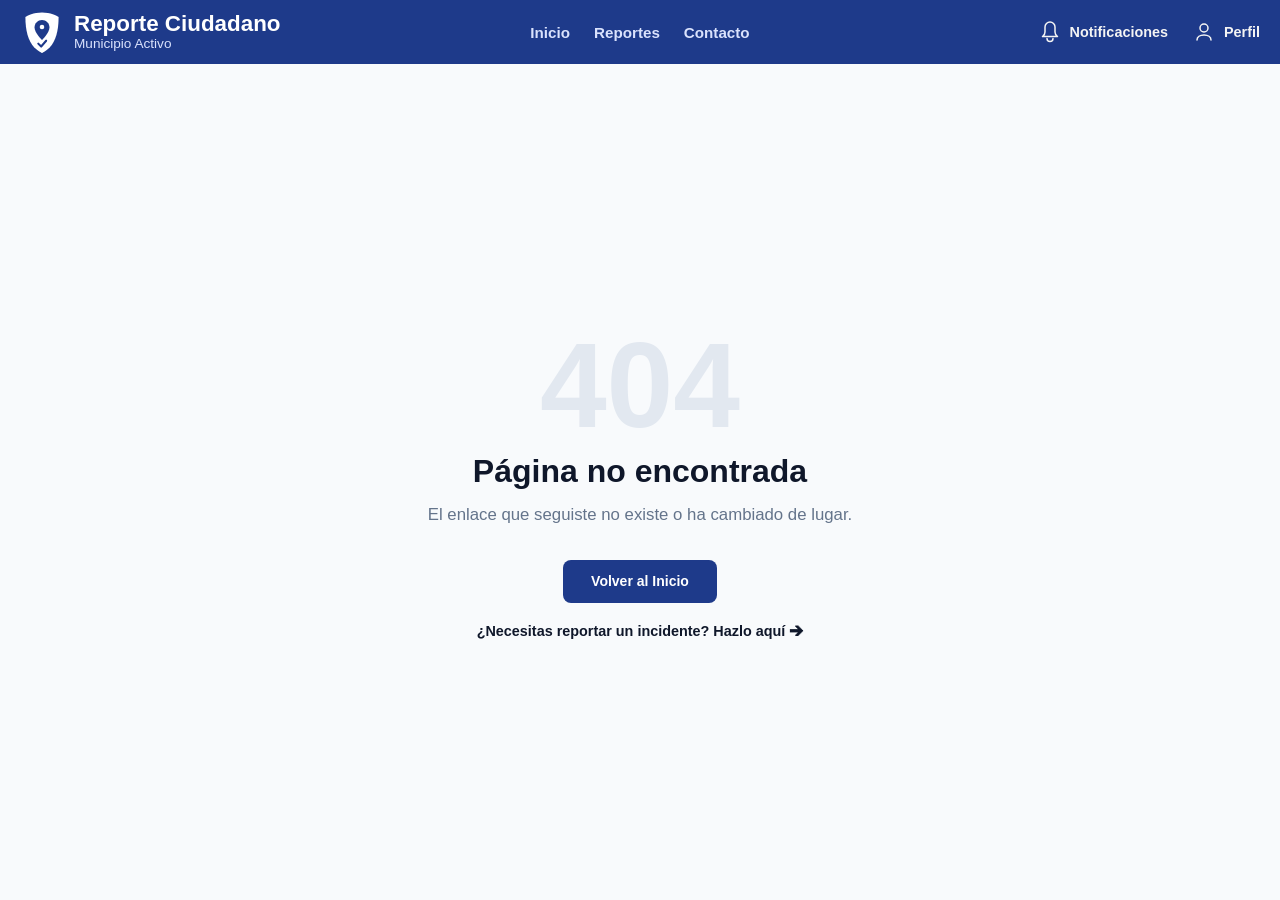
<file: templates/error-404.html>
<!DOCTYPE html>
<html lang="es">

<head>
    <meta charset="UTF-8">
    <meta name="viewport" content="width=device-width, initial-scale=1.0">
    <title>Página no encontrada - Reporte Ciudadano</title>
    <link rel="stylesheet" href="/assets/css/error-404.css">
</head>

<body class="error-page">
    <div id="shared-header"></div>

    <main class="error-main-container">
        <section class="error-content-card">
            <h1 class="error-code">404</h1>
            <h2 class="error-title">Página no encontrada</h2>
            <p class="error-description">
                El enlace que seguiste no existe o ha cambiado de lugar.
            </p>

            <div class="error-actions">
                <a href="/index.html" class="btn-primary-home">Volver al Inicio</a>
                <a href="/templates/report-incident.html" class="report-link">
                    ¿Necesitas reportar un incidente? Hazlo aquí 🡪
                </a>
            </div>
        </section>
    </main>

    <script src="/js/header.js"></script>
</body>

</html>
</file>
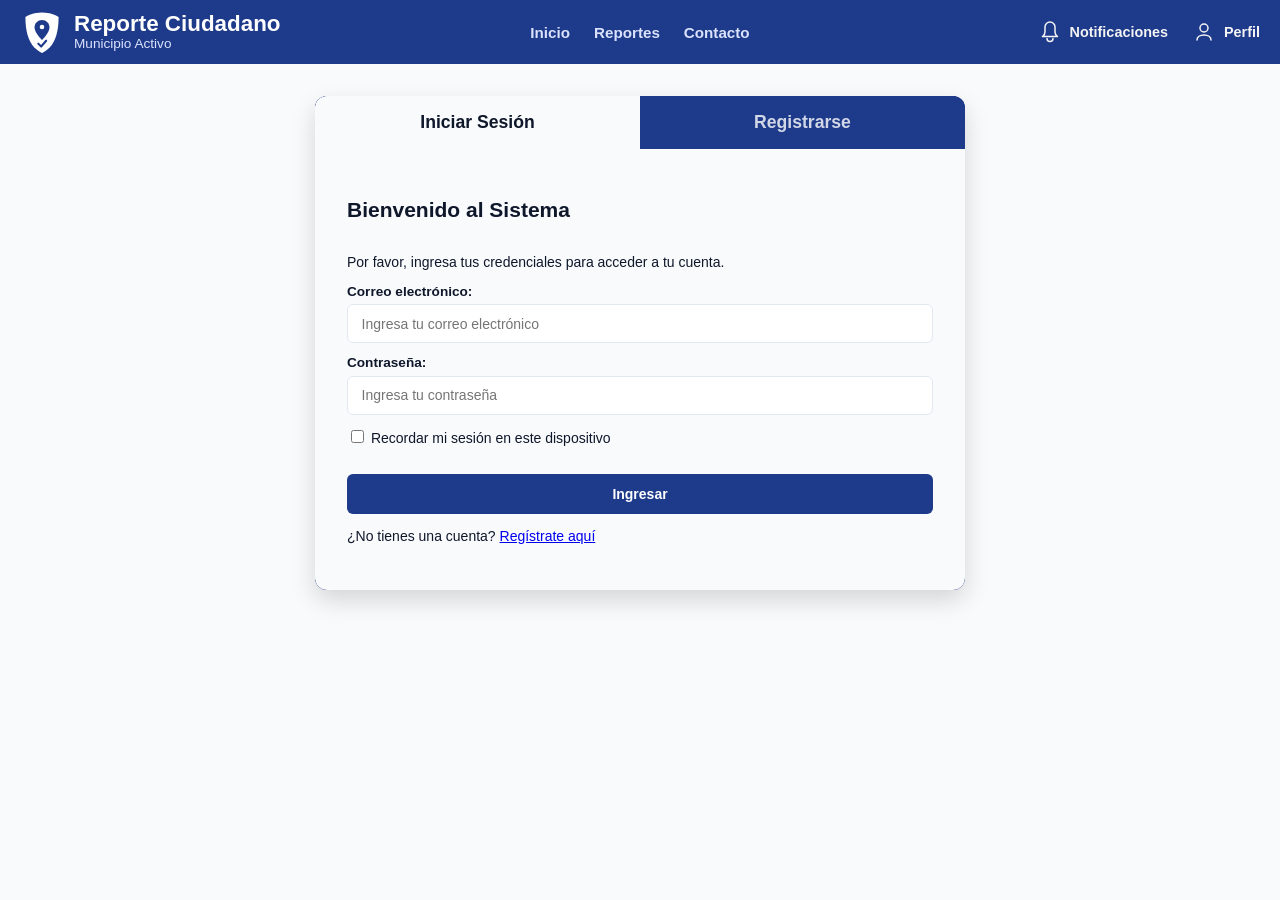
<file: templates/login.html>
<!DOCTYPE html>
<html lang="es">

<head>
    <meta charset="UTF-8">
    <meta name="viewport" content="width=device-width, initial-scale=1.0">
    <title>Reporte Ciudadano - Ingreso y Registro de Sesión</title>
    <link rel="stylesheet" href="/assets/css/login.css">
</head>

<body>

    <div id="shared-header"></div>

    <main>
        <section>
            <div class="tab-container">
                <!-- Pestañas Superiores -->
                <ul class="tab-list">
                    <li class="tab-item option-active login-tab" id="login-option">Iniciar Sesión</li>
                    <li class="tab-item" id="register-option">Registrarse</li>
                </ul>

                <div class="content-container">

                    <!-- 1. PESTAÑA / CONTENIDO DE INICIO DE SESIÓN -->
                    <div class="content content-active" id="login-content">
                        <h2>Bienvenido al Sistema</h2>
                        <p>Por favor, ingresa tus credenciales para acceder a tu cuenta.</p>

                        <form id="loginForm">
                            <div class="form-group">
                                <label for="login-email">Correo electrónico:</label>
                                <input class="form-input" type="email" id="login-email" name="email"
                                    placeholder="Ingresa tu correo electrónico" required>
                            </div>

                            <div class="form-group">
                                <label for="login-password">Contraseña:</label>
                                <input class="form-input" type="password" id="login-password" name="password"
                                    placeholder="Ingresa tu contraseña" minlength="8" maxlength="20" required>
                            </div>

                            <div class="form-group-checkbox">
                                <input class="form-checkbox" type="checkbox" id="remember-me" name="remember-me">
                                <label for="remember-me">Recordar mi sesión en este dispositivo</label>
                            </div>

                            <!-- Mensaje de Feedback de Login -->
                            <div id="login-message" class="login-mensaje" role="alert" aria-live="polite" hidden></div>

                            <button class="btn-submit" type="submit">Ingresar</button>
                        </form>

                        <p>¿No tienes una cuenta? <a href="#" id="link-to-register">Regístrate aquí</a></p>
                    </div>

                    <!-- 2. PESTAÑA / CONTENIDO DE REGISTRO (Oculto por defecto con clase 'content') -->
                    <div class="content" id="register-content">
                        <form id="registerForm" class="register-form">
                            <h2>Registro de Usuario</h2>

                            <div class="form-grid">
                                <div class="form-group">
                                    <label for="reg-username">Nombre de Usuario</label>
                                    <input type="text" id="reg-username" name="username" required
                                        placeholder="Ej: Juancito123">
                                </div>

                                <div class="form-group">
                                    <label for="reg-name">Nombre</label>
                                    <input type="text" id="reg-name" name="name" required placeholder="Ej: Juan">
                                </div>

                                <div class="form-group">
                                    <label for="reg-lastname">Apellido</label>
                                    <input type="text" id="reg-lastname" name="lastname" required
                                        placeholder="Ej: Perez">
                                </div>

                                <div class="form-group">
                                    <label for="reg-email">Correo Electrónico</label>
                                    <input type="email" id="reg-email" name="email" required
                                        placeholder="correo@ejemplo.com">
                                </div>

                                <div class="form-group">
                                    <label for="reg-password">Contraseña</label>
                                    <input type="password" id="reg-password" name="password" required
                                        placeholder="••••••••">
                                </div>

                                <div class="form-group">
                                    <label for="reg-dni">DNI</label>
                                    <input type="text" id="reg-dni" name="dni" required placeholder="324561234">
                                </div>

                                <div class="form-group">
                                    <label for="reg-telefono">Teléfono</label>
                                    <input type="tel" id="reg-telefono" name="telefono" required
                                        placeholder="2611234567">
                                </div>

                                <div class="form-group">
                                    <label for="reg-direccion">Dirección</label>
                                    <input type="text" id="reg-direccion" name="direccion" required
                                        placeholder="Ej: Av. San Martín 123">
                                </div>

                                <div class="form-group">
                                    <label for="reg-fechaNacimiento">Fecha de Nacimiento</label>
                                    <input type="date" id="reg-fechaNacimiento" name="fechaNacimiento" required>
                                </div>

                                <!-- Desplegables en cascada -->
                                <div class="form-group">
                                    <label for="idProvincia">Provincia</label>
                                    <select id="idProvincia" name="idProvincia" required>
                                        <option value="">Cargando provincias...</option>
                                    </select>
                                </div>

                                <div class="form-group">
                                    <label for="idDepartamento">Departamento</label>
                                    <select id="idDepartamento" name="idDepartamento" required disabled>
                                        <option value="">Seleccione primero una provincia</option>
                                    </select>
                                </div>

                                <div class="form-group">
                                    <label for="idLocalidad">Localidad</label>
                                    <select id="idLocalidad" name="idLocalidad" required disabled>
                                        <option value="">Seleccione primero un departamento</option>
                                    </select>
                                </div>
                            </div>

                            <!-- Mensaje de Feedback de Registro -->
                            <div id="reg-error-message" class="login-mensaje" role="alert" aria-live="polite" hidden>
                            </div>

                            <button type="submit" class="btn-submit">Registrarse</button>
                        </form>
                    </div>

                </div>
            </div>
        </section>
    </main>

    <script src="/js/auth.js"></script>
    <script src="/js/header.js"></script>

</body>

</html>
</file>
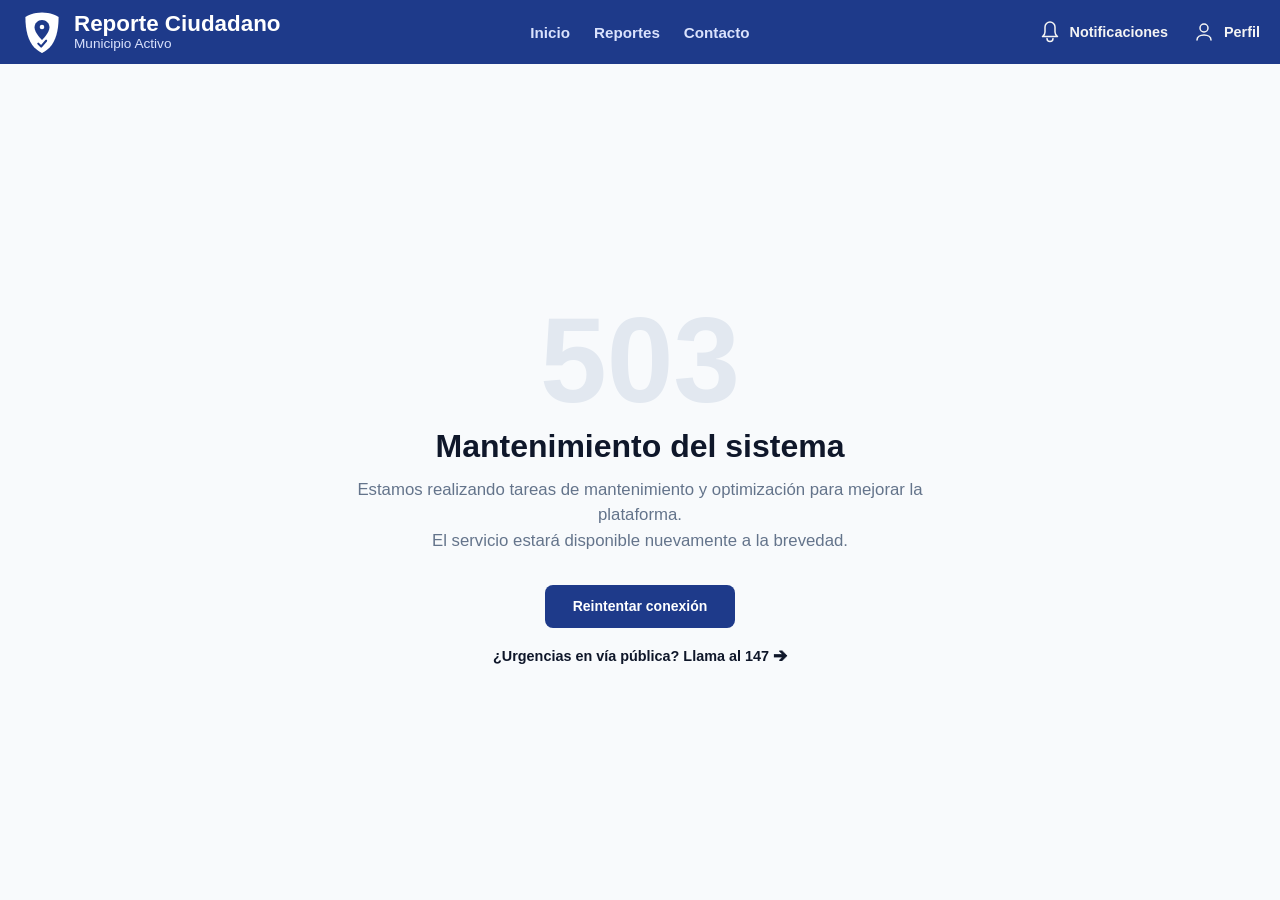
<file: templates/maintenance-503.html>
<!DOCTYPE html>
<html lang="es">

<head>
    <meta charset="UTF-8">
    <meta name="viewport" content="width=device-width, initial-scale=1.0">
    <title>Mantenimiento del sistema - Reporte Ciudadano</title>
    <link rel="stylesheet" href="/assets/css/maintenance-503.css">
</head>

<body class="maintenance-page">
    <div id="shared-header"></div>

    <main class="maintenance-main-container">
        <section class="maintenance-content-card">
            <h1 class="maintenance-code">503</h1>
            <h2 class="maintenance-title">Mantenimiento del sistema</h2>
            <p class="maintenance-description">
                Estamos realizando tareas de mantenimiento y optimización para mejorar la plataforma.<br>
                El servicio estará disponible nuevamente a la brevedad.
            </p>

            <div class="maintenance-actions">
                <button type="button" class="btn-primary-retry" onclick="window.location.reload();">
                    Reintentar conexión
                </button>
                <a href="tel:147" class="emergency-link">
                    ¿Urgencias en vía pública? Llama al 147 🡪
                </a>
            </div>
        </section>
    </main>

    <script src="/js/header.js"></script>
</body>

</html>
</file>
<file: assets/css/error-404.css>
@import url('styles.css');

/*  ==========================================================================
                            VARIABLES (:root)
    ========================================================================== */
:root {
    --fs-hero-title: 1.75rem;
    --fs-hero-subtitle: 0.95rem;
    --fs-card-title: 1.15rem;
    --fs-card-desc: 0.9rem;
    --fs-body: 0.875rem;
    --fs-small: 0.8rem;
    --fs-btn: 0.875rem;

    --primary-color: #1e3a8a;
    --secondary-color: #0891b2;
    --tertiary-color: #d97706;
    --neutral-color: #0f172a;
    --background-color: #f8fafc;
    --text-color: #ffffff;
    --error-color: #ff4d4d;

    --severity-high-bg: #dc2626;
    --severity-medium-bg: #ea580c;
    --severity-low-bg: #0284c7;

    --status-active-bg: #e2e8f0;
    --status-active-text: #334155;
    --status-progress-bg: #f97316;

    --card-bg: #ffffff;
    --card-border: #e2e8f0;
    --text-muted: #64748b;
    --success-color: #16a34a;
}


/*  ==========================================================================
                            TAMAÑOS DE FUENTE
    ========================================================================== */
.error-code {
    font-size: 7.5rem;
}

.error-title {
    font-size: 2rem;
}

.error-description {
    font-size: 1.05rem;
}

.btn-primary-home {
    font-size: var(--fs-btn);
}

.report-link {
    font-size: 0.9rem;
}


/*  ==========================================================================
                            CONTENEDOR PRINCIPAL
    ========================================================================== */
.error-page {
    display: flex;
    flex-direction: column;
    min-height: 100vh;
    background-color: var(--background-color);
}

.error-main-container {
    flex: 1;
    display: flex;
    align-items: center;
    justify-content: center;
    padding: 2rem 1rem;
    text-align: center;
}

.error-content-card {
    max-width: 520px;
    display: flex;
    flex-direction: column;
    align-items: center;
}


/*  ==========================================================================
                            ESTILOS DE TEXTOS Y BOTONES
    ========================================================================== */
.error-code {
    font-weight: 900;
    color: #e2e8f0;
    line-height: 1;
    margin: 0;
    user-select: none;
}

.error-title {
    font-weight: 800;
    color: var(--neutral-color);
    margin: 0.5rem 0 0.75rem 0;
}

.error-description {
    color: var(--text-muted);
    line-height: 1.5;
    margin: 0 0 2rem 0;
}

.error-actions {
    display: flex;
    flex-direction: column;
    align-items: center;
    gap: 1.25rem;
    width: 100%;
}

.btn-primary-home {
    display: inline-flex;
    align-items: center;
    justify-content: center;
    padding: 0.85rem 1.75rem;
    border-radius: 0.5rem;
    background-color: var(--primary-color);
    color: #ffffff;
    text-decoration: none;
    font-weight: 700;
    transition: background-color 0.2s ease;
}

.btn-primary-home:hover {
    background-color: #1e40af;
}

.report-link {
    color: var(--neutral-color);
    text-decoration: none;
    font-weight: 600;
    transition: color 0.2s ease;
}

.report-link:hover {
    color: var(--primary-color);
    text-decoration: underline;
}

/*  ==========================================================================
                                MEDIA QUERIES
   ========================================================================== */
@media (max-width: 480px) {
    .error-code {
        font-size: 5.5rem;
    }

    .error-title {
        font-size: 1.6rem;
    }

    .btn-primary-home {
        width: 100%;
        box-sizing: border-box;
    }
}
</file>
<file: assets/css/login.css>
@import url('styles.css');

/* ==========================================================================
   VARIABLES Y ESTILOS BASE DE LOGIN / REGISTRO
   ========================================================================== */
:root {
    --fs-hero-title: 1.75rem;
    --fs-hero-subtitle: 0.95rem;
    --fs-card-title: 1.15rem;
    --fs-card-desc: 0.9rem;
    --fs-body: 0.875rem;
    --fs-small: 0.8rem;
    --fs-btn: 0.875rem;

    --primary-color: #1e3a8a;
    --secondary-color: #0891b2;
    --tertiary-color: #d97706;
    --neutral-color: #0f172a;
    --background-color: #f8fafc;
    --text-color: #ffffff;
    --error-color: #dc2626;
    --success-color: #16a34a;

    --card-bg: #ffffff;
    --card-border: #e2e8f0;
    --text-muted: #64748b;
}

/* ==========================================================================
   CONTENEDOR PRINCIPAL Y TARJETA (TAB CONTAINER)
   ========================================================================== */
.tab-container {
    background-color: var(--primary-color);
    display: flex;
    flex-direction: column;
    border-radius: 12px;
    margin: 2rem auto;
    box-shadow: 0 10px 25px rgba(0, 0, 0, 0.15);
    width: 95%;
    max-width: 650px;
    box-sizing: border-box;
    overflow: hidden;
}

/* ==========================================================================
   PESTAÑAS SUPERIORES (TABS)
   ========================================================================== */
.tab-list {
    display: flex;
    flex-direction: row;
    align-items: center;
    justify-content: center;
    margin: 0;
    padding: 0;
    color: var(--text-color);
    font-size: 1.1rem;
    font-weight: 600;
    list-style: none;
    background-color: var(--primary-color);
}

.tab-item {
    display: flex;
    align-items: center;
    justify-content: center;
    padding: 1rem;
    cursor: pointer;
    transition: background-color 0.3s ease, color 0.3s ease;
    width: 50%;
    text-align: center;
    user-select: none;
    opacity: 0.8;
}

.tab-item:hover {
    opacity: 1;
}

.option-active {
    background-color: var(--background-color);
    color: var(--neutral-color);
    font-weight: 700;
    opacity: 1;
}

.option-active.login-tab {
    border-radius: 10px 0 0 0;
}

.option-active.register-tab {
    border-radius: 0 10px 0 0;
}

/* ==========================================================================
   CUERPO Y FORMULARIOS
   ========================================================================== */
.content-container {
    padding: 2rem;
    background-color: var(--background-color);
    border-radius: 0 0 12px 12px;
}

.content {
    display: none;
}

.content-active {
    display: flex;
    flex-direction: column;
}

.content form {
    display: flex;
    flex-direction: column;
    gap: 0.75rem;
}

/* Grilla para el formulario de registro */
.form-grid {
    display: grid;
    grid-template-columns: repeat(auto-fit, minmax(240px, 1fr));
    gap: 1rem;
}

.form-group {
    display: flex;
    flex-direction: column;
    align-items: flex-start;
    gap: 0.35rem;
}

.form-group label {
    font-size: 0.85rem;
    font-weight: 600;
    color: var(--neutral-color);
    margin: 0;
}

.form-group input,
.form-group select {
    width: 100%;
    padding: 0.65rem 0.85rem;
    font-size: var(--fs-body);
    border: 1px solid var(--card-border);
    border-radius: 6px;
    box-sizing: border-box;
    background-color: #ffffff;
    color: var(--neutral-color);
    transition: border-color 0.2s, box-shadow 0.2s;
}

.form-group input:focus,
.form-group select:focus {
    outline: none;
    border-color: var(--secondary-color);
    box-shadow: 0 0 0 3px rgba(8, 145, 178, 0.15);
}

.form-group select:disabled {
    background-color: #f1f5f9;
    cursor: not-allowed;
    color: var(--text-muted);
}

/* Botones */
.btn-submit {
    width: 100%;
    margin-top: 1rem;
    padding: 0.75rem;
    font-size: var(--fs-btn);
    font-weight: 700;
    color: var(--text-color);
    background-color: var(--primary-color);
    border: none;
    border-radius: 6px;
    cursor: pointer;
    transition: background-color 0.2s ease, transform 0.1s ease;
}

.btn-submit:hover {
    background-color: #1e293b;
}

.btn-submit:active {
    transform: scale(0.99);
}

/* ==========================================================================
   MENSAJES Y ALERTAS
   ========================================================================== */
.login-mensaje {
    margin: 0.75rem 0;
    padding: 0.75rem;
    border-radius: 6px;
    text-align: center;
    font-size: var(--fs-small);
    font-weight: 600;
}

.login-mensaje.error {
    color: #9b1c1c;
    background-color: #fde8e8;
    border: 1px solid #f8b4b4;
}

.login-mensaje.exito {
    color: #03543f;
    background-color: #def7ec;
    border: 1px solid #84e1bc;
}

.login-mensaje[hidden] {
    display: none !important;
}

/* ==========================================================================
   MEDIA QUERIES (RESPONSIVE)
   ========================================================================== */
@media (max-width: 580px) {
    .tab-container {
        width: 100%;
        margin: 1rem auto;
        border-radius: 0;
    }

    .content-container {
        padding: 1.25rem 1rem;
    }

    .form-grid {
        grid-template-columns: 1fr;
    }
}
</file>
<file: assets/css/maintenance-503.css>
@import url('styles.css');

/*  ==========================================================================
                            VARIABLES (:root)
    ========================================================================== */
:root {
    --fs-hero-title: 1.75rem;
    --fs-hero-subtitle: 0.95rem;
    --fs-card-title: 1.15rem;
    --fs-card-desc: 0.9rem;
    --fs-body: 0.875rem;
    --fs-small: 0.8rem;
    --fs-btn: 0.875rem;

    --primary-color: #1e3a8a;
    --secondary-color: #0891b2;
    --tertiary-color: #d97706;
    --neutral-color: #0f172a;
    --background-color: #f8fafc;
    --text-color: #ffffff;
    --error-color: #ff4d4d;

    --severity-high-bg: #dc2626;
    --severity-medium-bg: #ea580c;
    --severity-low-bg: #0284c7;

    --status-active-bg: #e2e8f0;
    --status-active-text: #334155;
    --status-progress-bg: #f97316;

    --card-bg: #ffffff;
    --card-border: #e2e8f0;
    --text-muted: #64748b;
    --success-color: #16a34a;
}


/*  ==========================================================================
                            TAMAÑOS DE FUENTE
    ========================================================================== */
.maintenance-code {
    font-size: 7.5rem;
}

.maintenance-title {
    font-size: 2rem;
}

.maintenance-description {
    font-size: 1.05rem;
}

.btn-primary-retry {
    font-size: var(--fs-btn);
}

.emergency-link {
    font-size: 0.9rem;
}


/*  ==========================================================================
                        CONTENEDOR PRINCIPAL
    ========================================================================== */
.maintenance-page {
    display: flex;
    flex-direction: column;
    min-height: 100vh;
    background-color: var(--background-color);
}

.maintenance-main-container {
    flex: 1;
    display: flex;
    align-items: center;
    justify-content: center;
    padding: 2rem 1rem;
    text-align: center;
}

.maintenance-content-card {
    max-width: 580px;
    display: flex;
    flex-direction: column;
    align-items: center;
}


/*  ==========================================================================
                        ESTILOS DE TEXTOS Y BOTONES
    ========================================================================== */
.maintenance-code {
    font-weight: 900;
    color: #e2e8f0;
    line-height: 1;
    margin: 0;
    user-select: none;
}

.maintenance-title {
    font-weight: 800;
    color: var(--neutral-color);
    margin: 0.5rem 0 0.75rem 0;
}

.maintenance-description {
    color: var(--text-muted);
    line-height: 1.5;
    margin: 0 0 2rem 0;
}

.maintenance-actions {
    display: flex;
    flex-direction: column;
    align-items: center;
    gap: 1.25rem;
    width: 100%;
}

.btn-primary-retry {
    display: inline-flex;
    align-items: center;
    justify-content: center;
    padding: 0.85rem 1.75rem;
    border-radius: 0.5rem;
    background-color: var(--primary-color);
    color: #ffffff;
    border: none;
    font-weight: 700;
    cursor: pointer;
    transition: background-color 0.2s ease;
}

.btn-primary-retry:hover {
    background-color: #1e40af;
}

.emergency-link {
    color: var(--neutral-color);
    text-decoration: none;
    font-weight: 600;
    transition: color 0.2s ease;
}

.emergency-link:hover {
    color: var(--primary-color);
    text-decoration: underline;
}

/*  ==========================================================================
                                MEDIA QUERIES
   ========================================================================== */
@media (max-width: 480px) {
    .maintenance-code {
        font-size: 5.5rem;
    }

    .maintenance-title {
        font-size: 1.6rem;
    }

    .btn-primary-retry {
        width: 100%;
        box-sizing: border-box;
    }
}
</file>
